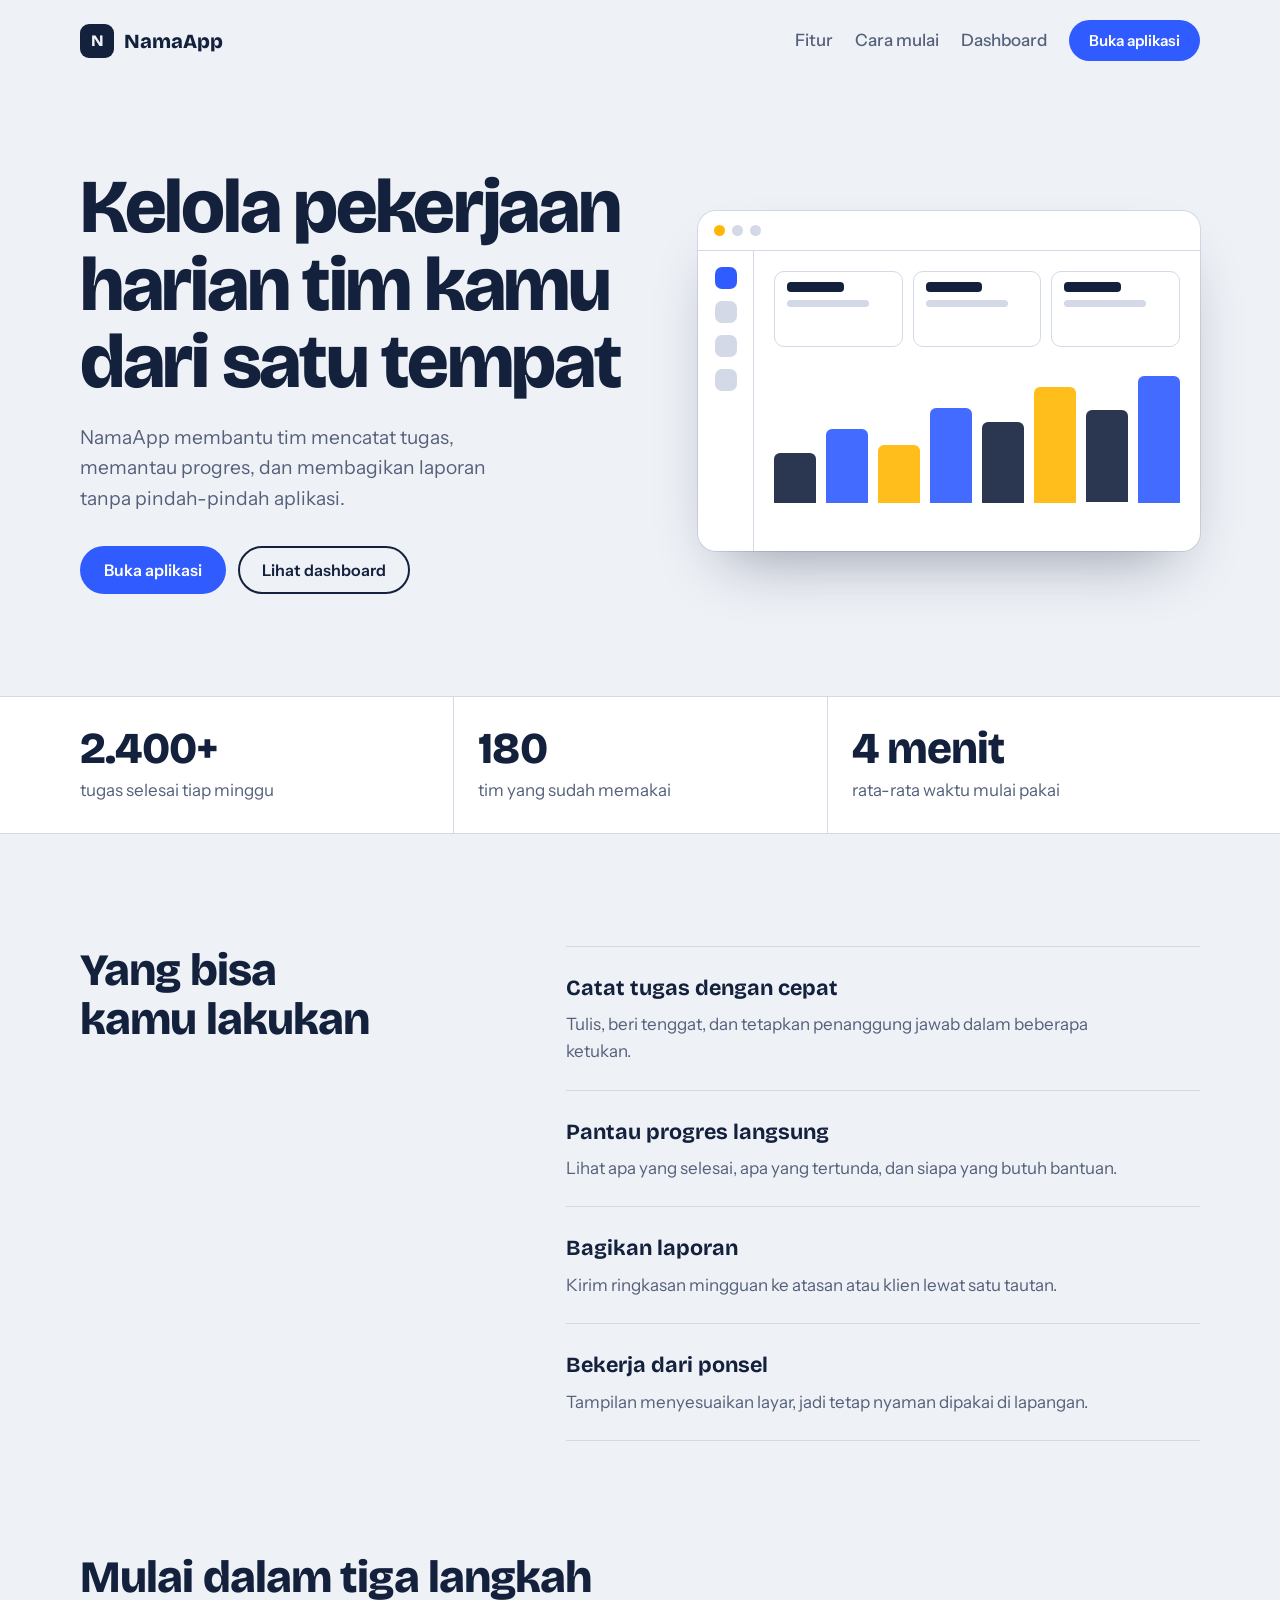
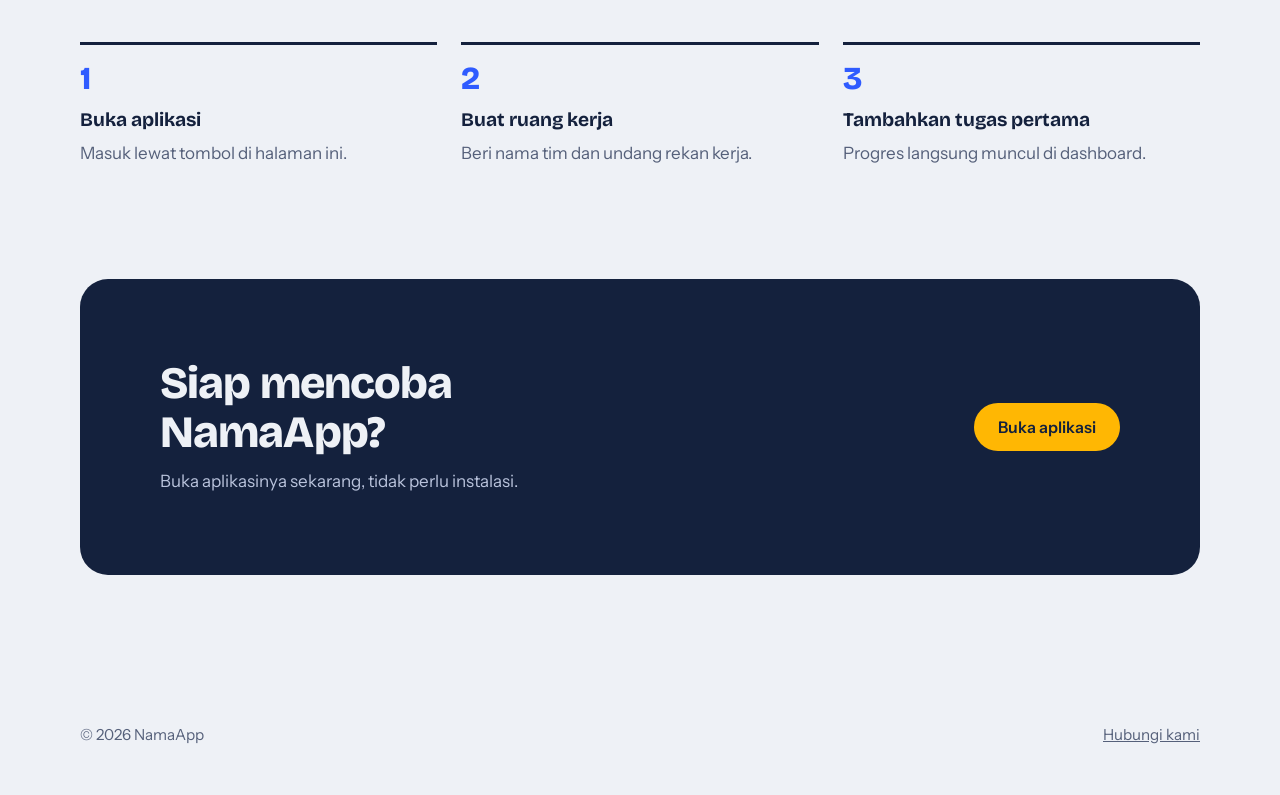
<file: index.html>
<!doctype html>
<html lang="id">
<head>
  <meta charset="utf-8">
  <meta name="viewport" content="width=device-width, initial-scale=1">
  <title>NamaApp</title>
  <meta name="description" content="">
  <link rel="preconnect" href="https://fonts.googleapis.com">
  <link rel="preconnect" href="https://fonts.gstatic.com" crossorigin>
  <link href="https://fonts.googleapis.com/css2?family=Bricolage+Grotesque:opsz,wght@12..96,600;12..96,800&family=Instrument+Sans:wght@400;500;600&display=swap" rel="stylesheet">
  <link rel="stylesheet" href="style.css">
  <script src="config.js"></script>
</head>
<body>
  <header class="site-header">
    <div class="wrap">
      <a class="brand" href="/">
        <span class="brand-mark" data-initial>N</span>
        <span data-text="name">NamaApp</span>
      </a>
      <nav class="nav" aria-label="Utama">
        <a class="link" href="#fitur">Fitur</a>
        <a class="link" href="#mulai">Cara mulai</a>
        <a class="link" href="/dashboard">Dashboard</a>
        <a class="btn btn-primary btn-sm" data-app-link data-text="ctaLabel" href="#">Buka aplikasi</a>
      </nav>
    </div>
  </header>

  <main>
    <section class="hero">
      <div class="wrap">
        <div>
          <h1 data-text="tagline">Kelola pekerjaan harian tim kamu dari satu tempat</h1>
          <p class="lead" data-text="description">Deskripsi singkat aplikasi.</p>
          <div class="actions">
            <a class="btn btn-primary" data-app-link data-text="ctaLabel" href="#">Buka aplikasi</a>
            <a class="btn btn-ghost" href="/dashboard">Lihat dashboard</a>
          </div>
        </div>

        <div id="mockup" class="window" aria-hidden="true">
          <div class="window-bar"><i></i><i></i><i></i></div>
          <div class="window-body">
            <div class="side"><i></i><i></i><i></i><i></i></div>
            <div class="main">
              <div class="kpis">
                <div class="kpi"><b></b><span></span></div>
                <div class="kpi"><b></b><span></span></div>
                <div class="kpi"><b></b><span></span></div>
              </div>
              <div class="chart">
                <span style="--h:38%"></span><span style="--h:56%"></span><span style="--h:44%"></span><span style="--h:72%"></span>
                <span style="--h:61%"></span><span style="--h:88%"></span><span style="--h:70%"></span><span style="--h:96%"></span>
              </div>
            </div>
          </div>
        </div>
      </div>
    </section>

    <section class="stats" aria-label="Angka ringkas">
      <div class="wrap"><dl id="stats"></dl></div>
    </section>

    <section class="section" id="fitur">
      <div class="wrap split">
        <h2>Yang bisa kamu lakukan</h2>
        <div id="features" class="feature-list"></div>
      </div>
    </section>

    <section class="section" id="mulai" style="padding-top:0">
      <div class="wrap">
        <h2>Mulai dalam tiga langkah</h2>
        <ol id="steps" class="steps"></ol>
      </div>
    </section>

    <section class="section" style="padding-top:0">
      <div class="wrap">
        <div class="closing">
          <div>
            <h2 data-text="closingTitle">Siap mencoba?</h2>
            <p data-text="closingText">Buka aplikasinya sekarang.</p>
          </div>
          <a class="btn btn-primary" data-app-link data-text="ctaLabel" href="#">Buka aplikasi</a>
        </div>
      </div>
    </section>
  </main>

  <footer class="site-footer">
    <div class="wrap">
      <span>&copy; <span id="year"></span> <span data-text="name">NamaApp</span></span>
      <a id="contact" href="#">Hubungi kami</a>
    </div>
  </footer>

  <script src="app.js"></script>
</body>
</html>
</file>
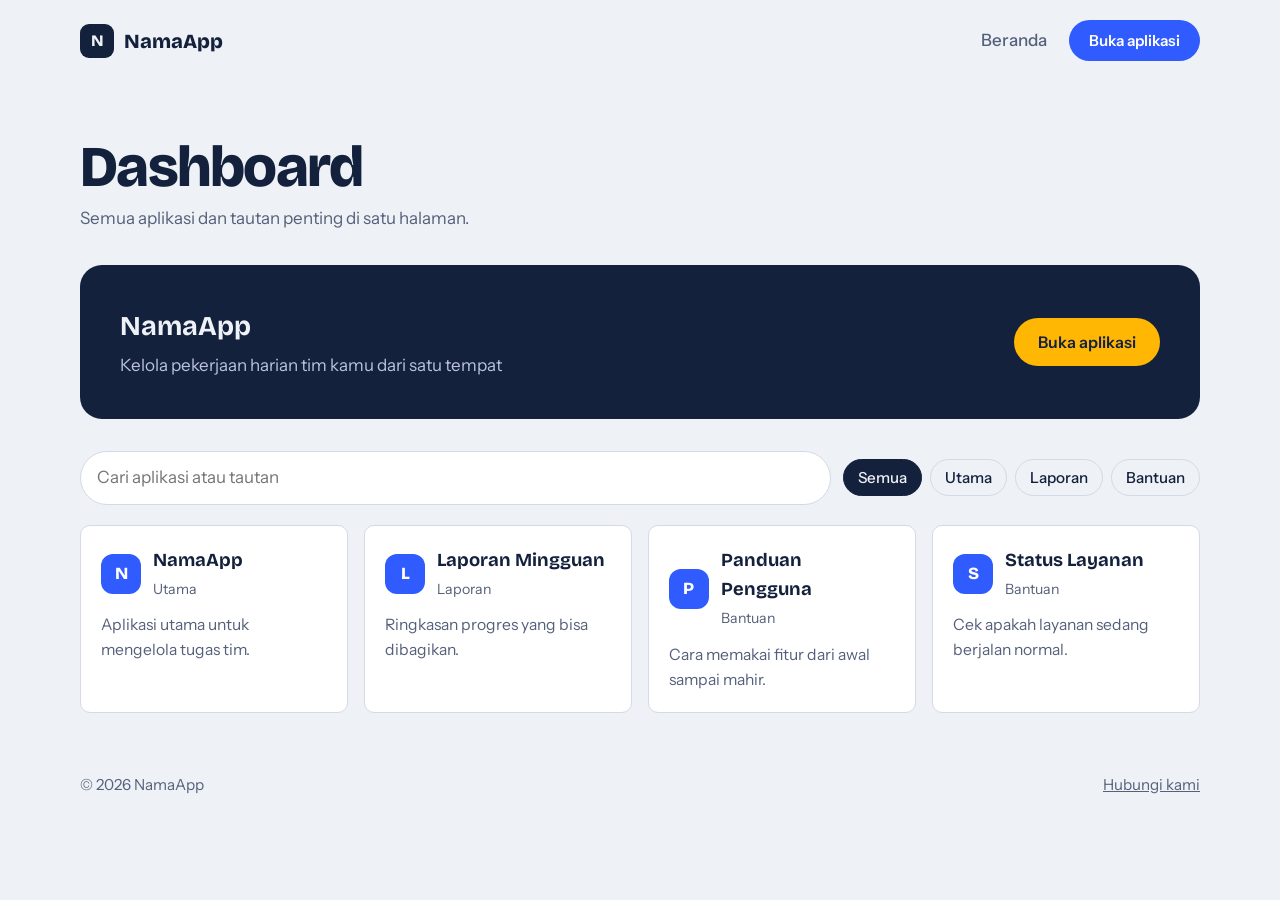
<file: dashboard.html>
<!doctype html>
<html lang="id">
<head>
  <meta charset="utf-8">
  <meta name="viewport" content="width=device-width, initial-scale=1">
  <title>Dashboard</title>
  <meta name="description" content="">
  <link rel="preconnect" href="https://fonts.googleapis.com">
  <link rel="preconnect" href="https://fonts.gstatic.com" crossorigin>
  <link href="https://fonts.googleapis.com/css2?family=Bricolage+Grotesque:opsz,wght@12..96,600;12..96,800&family=Instrument+Sans:wght@400;500;600&display=swap" rel="stylesheet">
  <link rel="stylesheet" href="style.css">
  <script src="config.js"></script>
</head>
<body data-dashboard>
  <header class="site-header">
    <div class="wrap">
      <a class="brand" href="/">
        <span class="brand-mark" data-initial>N</span>
        <span data-text="name">NamaApp</span>
      </a>
      <nav class="nav" aria-label="Utama">
        <a class="link" href="/">Beranda</a>
        <a class="btn btn-primary btn-sm" data-app-link data-text="ctaLabel" href="#">Buka aplikasi</a>
      </nav>
    </div>
  </header>

  <main class="wrap">
    <div class="dash-head">
      <h1 data-text="dashboardTitle">Dashboard</h1>
      <p data-text="dashboardText">Semua aplikasi dan tautan penting di satu halaman.</p>
    </div>

    <section class="featured" aria-label="Aplikasi utama">
      <div>
        <h2 data-text="name">NamaApp</h2>
        <p data-text="tagline">Tagline aplikasi.</p>
      </div>
      <a class="btn btn-primary" data-app-link data-text="ctaLabel" href="#">Buka aplikasi</a>
    </section>

    <div class="tools">
      <input id="search" class="search" type="search" placeholder="Cari aplikasi atau tautan" aria-label="Cari aplikasi atau tautan">
      <div id="chips" class="chips" role="group" aria-label="Filter kategori"></div>
    </div>

    <div id="apps" class="apps" aria-live="polite"></div>
  </main>

  <footer class="site-footer">
    <div class="wrap">
      <span>&copy; <span id="year"></span> <span data-text="name">NamaApp</span></span>
      <a id="contact" href="#">Hubungi kami</a>
    </div>
  </footer>

  <script src="app.js"></script>
</body>
</html>
</file>
<file: style.css>
:root {
  --bg: #eef1f6;
  --surface: #ffffff;
  --ink: #14213d;
  --muted: #55607a;
  --line: #d3d9e6;
  --accent: #2f5bff;
  --accent-ink: #ffffff;
  --sun: #ffb703;
  --radius: 14px;
  --font-display: "Bricolage Grotesque", "Segoe UI", system-ui, sans-serif;
  --font-body: "Instrument Sans", "Segoe UI", system-ui, sans-serif;
}

*, *::before, *::after { box-sizing: border-box; }
html { scroll-behavior: smooth; }
body {
  margin: 0;
  background: var(--bg);
  color: var(--ink);
  font-family: var(--font-body);
  font-size: 1.0625rem;
  line-height: 1.6;
  -webkit-font-smoothing: antialiased;
}
img { max-width: 100%; display: block; }
a { color: inherit; }
:focus-visible { outline: 3px solid var(--accent); outline-offset: 3px; border-radius: 6px; }

.wrap { width: min(1120px, 100% - 40px); margin-inline: auto; }

/* ---------- Header ---------- */
.site-header { padding: 20px 0; }
.site-header .wrap { display: flex; align-items: center; justify-content: space-between; gap: 16px; }
.brand { display: flex; align-items: center; gap: 10px; text-decoration: none; font-family: var(--font-display); font-weight: 800; font-size: 1.25rem; }
.brand-mark {
  width: 34px; height: 34px; border-radius: 9px;
  background: var(--ink); color: var(--bg);
  display: grid; place-items: center; font-size: 1rem;
}
.nav { display: flex; align-items: center; gap: 22px; }
.nav a.link { text-decoration: none; color: var(--muted); font-weight: 500; }
.nav a.link:hover { color: var(--ink); }

/* ---------- Buttons ---------- */
.btn {
  display: inline-flex; align-items: center; justify-content: center;
  padding: 12px 22px; border-radius: 999px;
  font: 600 1rem var(--font-body); text-decoration: none;
  border: 2px solid transparent; cursor: pointer;
  transition: transform .15s ease, background-color .15s ease, border-color .15s ease;
}
.btn:active { transform: scale(.97); }
.btn-primary { background: var(--accent); color: var(--accent-ink); }
.btn-primary:hover { filter: brightness(1.08); }
.btn-ghost { border-color: var(--ink); color: var(--ink); background: transparent; }
.btn-ghost:hover { background: var(--ink); color: var(--bg); }
.btn-sm { padding: 9px 18px; font-size: .95rem; }

/* ---------- Hero ---------- */
.hero { padding: clamp(32px, 7vw, 88px) 0 clamp(48px, 8vw, 104px); }
.hero .wrap { display: grid; grid-template-columns: 1.05fr .95fr; gap: clamp(32px, 5vw, 72px); align-items: center; }
.hero h1 {
  font-family: var(--font-display); font-weight: 800;
  font-size: clamp(2.5rem, 6vw, 4.75rem); line-height: 1.02; letter-spacing: -0.03em;
  margin: 0 0 20px; text-wrap: balance;
}
.hero p.lead { font-size: 1.2rem; color: var(--muted); max-width: 34ch; margin: 0 0 32px; }
.hero .actions { display: flex; flex-wrap: wrap; gap: 12px; }

/* ---------- Mockup (ilustrasi dashboard) ---------- */
.window {
  background: var(--surface); border-radius: 18px;
  box-shadow: 0 30px 60px -28px rgba(20, 33, 61, .45), 0 0 0 1px var(--line);
  overflow: hidden;
}
.window-bar { display: flex; gap: 7px; padding: 14px 16px; border-bottom: 1px solid var(--line); }
.window-bar i { width: 11px; height: 11px; border-radius: 50%; background: var(--line); }
.window-bar i:first-child { background: var(--sun); }
.window-body { display: grid; grid-template-columns: 56px 1fr; min-height: 300px; }
.side { border-right: 1px solid var(--line); padding: 16px 0; display: grid; gap: 12px; justify-items: center; align-content: start; }
.side i { width: 22px; height: 22px; border-radius: 7px; background: var(--line); }
.side i:first-child { background: var(--accent); }
.main { padding: 20px; display: grid; gap: 16px; }
.kpis { display: grid; grid-template-columns: repeat(3, 1fr); gap: 10px; }
.kpi { border: 1px solid var(--line); border-radius: 10px; padding: 10px 12px; }
.kpi b { display: block; height: 10px; width: 55%; background: var(--ink); border-radius: 4px; margin-bottom: 8px; }
.kpi span { display: block; height: 7px; width: 80%; background: var(--line); border-radius: 4px; }
.chart { display: flex; align-items: flex-end; gap: 10px; height: 140px; padding-top: 8px; }
.chart span {
  flex: 1; background: var(--accent); border-radius: 6px 6px 0 0; opacity: .9;
  height: var(--h); transform-origin: bottom;
  animation: grow .9s cubic-bezier(.2, .8, .2, 1) both;
}
.chart span:nth-child(odd) { background: var(--ink); }
.chart span:nth-child(3n) { background: var(--sun); }
.chart span:nth-child(2) { animation-delay: .05s; } .chart span:nth-child(3) { animation-delay: .1s; }
.chart span:nth-child(4) { animation-delay: .15s; } .chart span:nth-child(5) { animation-delay: .2s; }
.chart span:nth-child(6) { animation-delay: .25s; } .chart span:nth-child(7) { animation-delay: .3s; }
.chart span:nth-child(8) { animation-delay: .35s; }
@keyframes grow { from { transform: scaleY(0); } to { transform: scaleY(1); } }
.shot { border-radius: 18px; box-shadow: 0 30px 60px -28px rgba(20, 33, 61, .45), 0 0 0 1px var(--line); }

/* ---------- Stats ---------- */
.stats { border-block: 1px solid var(--line); background: var(--surface); }
.stats dl { margin: 0; display: grid; grid-template-columns: repeat(auto-fit, minmax(200px, 1fr)); }
.stat { padding: 28px 24px; border-left: 1px solid var(--line); }
.stat:first-child { border-left: 0; padding-left: 0; }
.stat dt { font-family: var(--font-display); font-weight: 800; font-size: clamp(1.9rem, 4vw, 2.75rem); letter-spacing: -0.02em; line-height: 1.1; }
.stat dd { margin: 4px 0 0; color: var(--muted); }

/* ---------- Sections ---------- */
.section { padding: clamp(56px, 9vw, 112px) 0; }
.section h2 { font-family: var(--font-display); font-weight: 800; font-size: clamp(1.8rem, 4vw, 2.8rem); line-height: 1.1; letter-spacing: -0.02em; margin: 0; text-wrap: balance; }
.split { display: grid; grid-template-columns: .8fr 1.2fr; gap: clamp(28px, 5vw, 72px); align-items: start; }
.split > h2 { position: sticky; top: 24px; }

.feature-list { display: grid; }
.feature { padding: 24px 0; border-top: 1px solid var(--line); }
.feature:last-child { border-bottom: 1px solid var(--line); }
.feature h3 { font-family: var(--font-display); font-size: 1.35rem; margin: 0 0 6px; }
.feature p { margin: 0; color: var(--muted); max-width: 52ch; }

.steps { list-style: none; counter-reset: step; padding: 0; margin: 40px 0 0; display: grid; grid-template-columns: repeat(auto-fit, minmax(240px, 1fr)); gap: 24px; }
.steps li { counter-increment: step; padding-top: 18px; border-top: 3px solid var(--ink); }
.steps li::before { content: counter(step); font-family: var(--font-display); font-weight: 800; font-size: 2rem; color: var(--accent); display: block; line-height: 1; margin-bottom: 10px; }
.steps h3 { font-family: var(--font-display); font-size: 1.2rem; margin: 0 0 4px; }
.steps p { margin: 0; color: var(--muted); }

/* ---------- Penutup ---------- */
.closing { background: var(--ink); color: var(--bg); border-radius: 28px; padding: clamp(36px, 7vw, 80px); display: flex; flex-wrap: wrap; align-items: center; justify-content: space-between; gap: 28px; }
.closing h2 { max-width: 16ch; }
.closing p { margin: 10px 0 0; color: #b9c3dc; }
.closing .btn-primary { background: var(--sun); color: var(--ink); }

/* ---------- Footer ---------- */
.site-footer { padding: 36px 0 48px; color: var(--muted); font-size: .95rem; }
.site-footer .wrap { display: flex; flex-wrap: wrap; justify-content: space-between; gap: 12px; }

/* ---------- Dashboard ---------- */
.dash-head { padding: clamp(24px, 5vw, 56px) 0 24px; }
.dash-head h1 { font-family: var(--font-display); font-weight: 800; font-size: clamp(2.2rem, 5vw, 3.6rem); letter-spacing: -0.03em; line-height: 1.05; margin: 0 0 8px; }
.dash-head p { color: var(--muted); margin: 0; max-width: 50ch; }

.featured { background: var(--ink); color: var(--bg); border-radius: 22px; padding: clamp(24px, 4vw, 40px); display: flex; flex-wrap: wrap; gap: 20px; align-items: center; justify-content: space-between; margin: 8px 0 32px; }
.featured h2 { font-family: var(--font-display); font-size: 1.7rem; margin: 0 0 4px; }
.featured p { margin: 0; color: #b9c3dc; max-width: 46ch; }
.featured .btn-primary { background: var(--sun); color: var(--ink); }

.tools { display: flex; flex-wrap: wrap; gap: 12px; align-items: center; margin-bottom: 20px; }
.search { flex: 1 1 260px; padding: 12px 16px; border-radius: 999px; border: 1.5px solid var(--line); background: var(--surface); font: inherit; color: var(--ink); }
.search:focus { outline: 3px solid var(--accent); outline-offset: 2px; border-color: transparent; }
.chips { display: flex; flex-wrap: wrap; gap: 8px; }
.chip { border: 1.5px solid var(--line); background: transparent; color: var(--ink); padding: 8px 14px; border-radius: 999px; font: 500 .95rem var(--font-body); cursor: pointer; }
.chip[aria-pressed="true"] { background: var(--ink); color: var(--bg); border-color: var(--ink); }

.apps { display: grid; grid-template-columns: repeat(auto-fill, minmax(260px, 1fr)); gap: 16px; padding-bottom: 24px; }
.app { display: flex; flex-direction: column; gap: 10px; background: var(--surface); border: 1px solid var(--line); border-radius: 10px; padding: 20px; text-decoration: none; transition: border-color .15s ease, transform .15s ease; }
.app:hover { border-color: var(--accent); transform: translateY(-2px); }
.app-top { display: flex; align-items: center; gap: 12px; }
.app-icon { width: 40px; height: 40px; border-radius: 12px; background: var(--accent); color: var(--accent-ink); display: grid; place-items: center; font-family: var(--font-display); font-weight: 800; }
.app h3 { margin: 0; font-family: var(--font-display); font-size: 1.15rem; }
.app small { color: var(--muted); }
.app p { margin: 0; color: var(--muted); font-size: .98rem; flex: 1; }
.empty { grid-column: 1 / -1; padding: 40px 0; color: var(--muted); }

/* ---------- Responsif ---------- */
@media (max-width: 860px) {
  .hero .wrap, .split { grid-template-columns: 1fr; }
  .split > h2 { position: static; }
  .nav a.link { display: none; }
  .stat { border-left: 0; border-top: 1px solid var(--line); padding-left: 0; }
  .stat:first-child { border-top: 0; }
}

@media (prefers-reduced-motion: reduce) {
  html { scroll-behavior: auto; }
  .chart span { animation: none; }
  .btn, .app { transition: none; }
}
</file>
